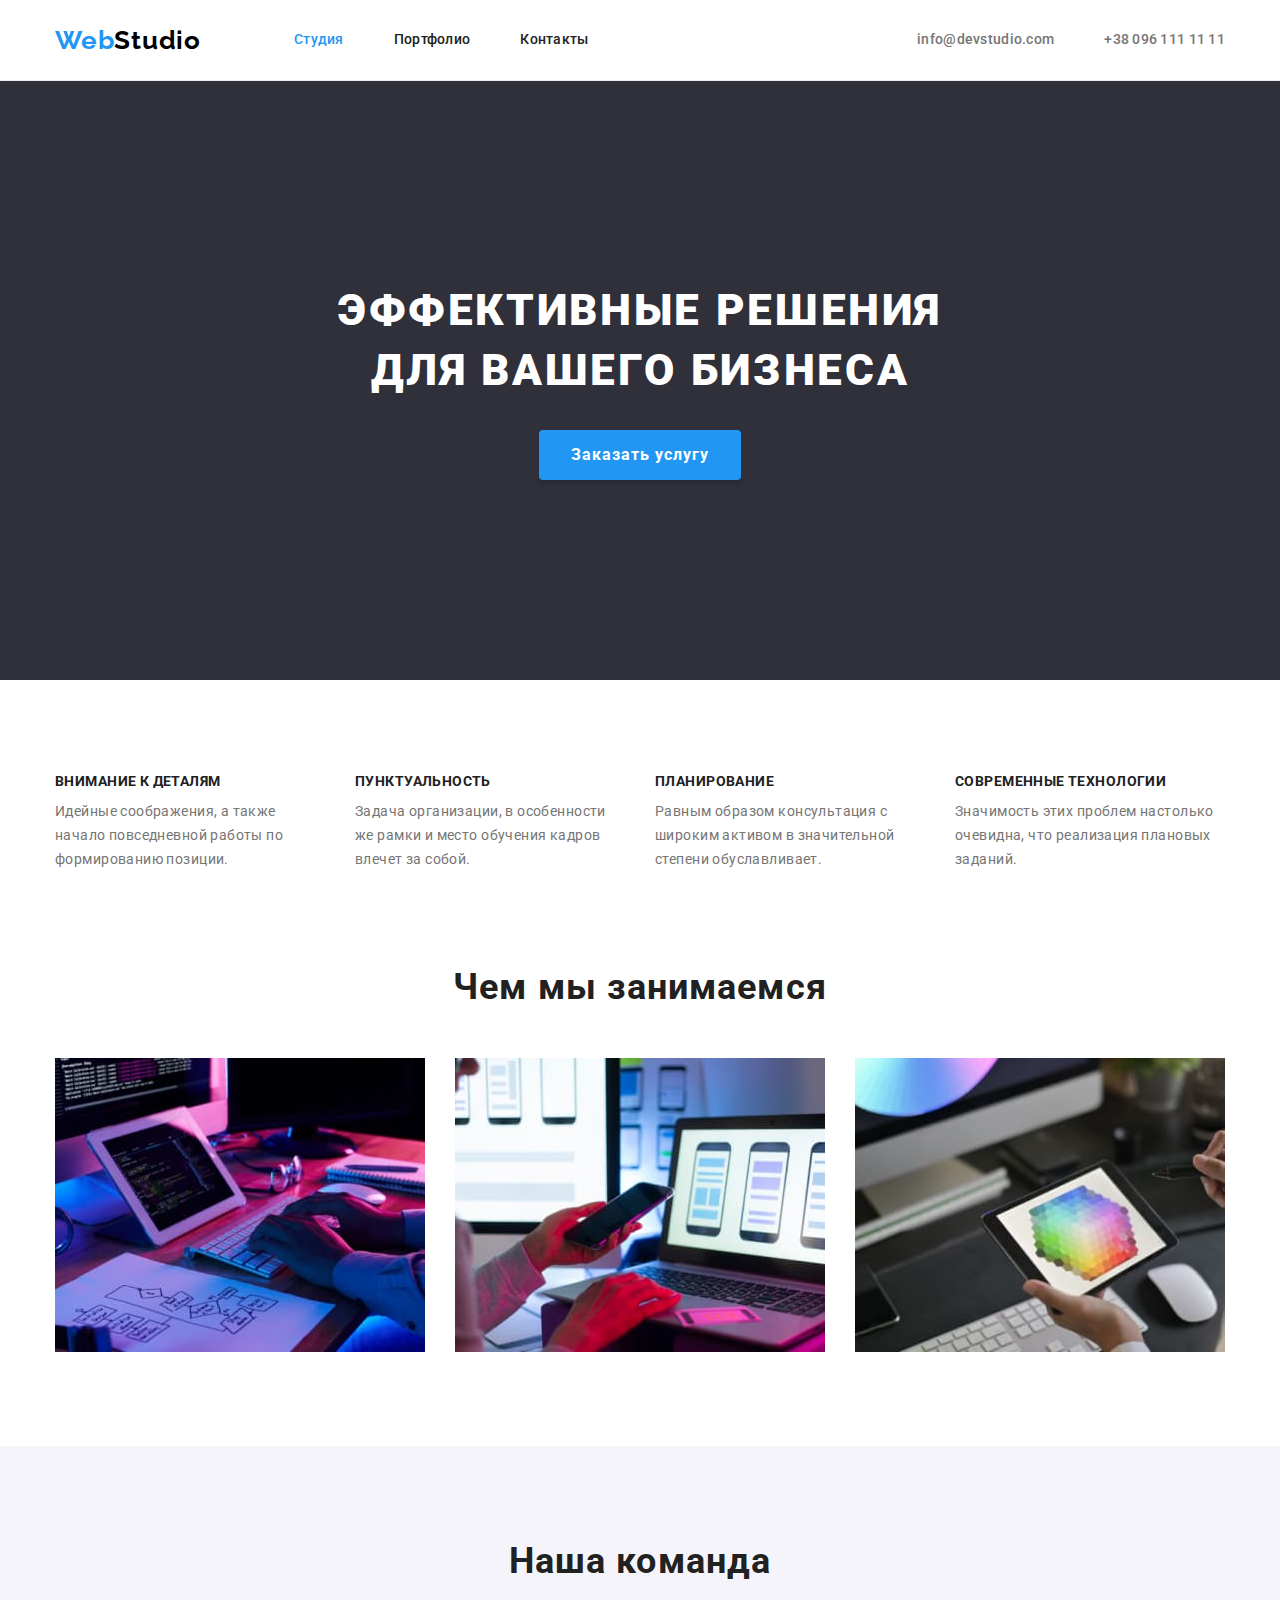
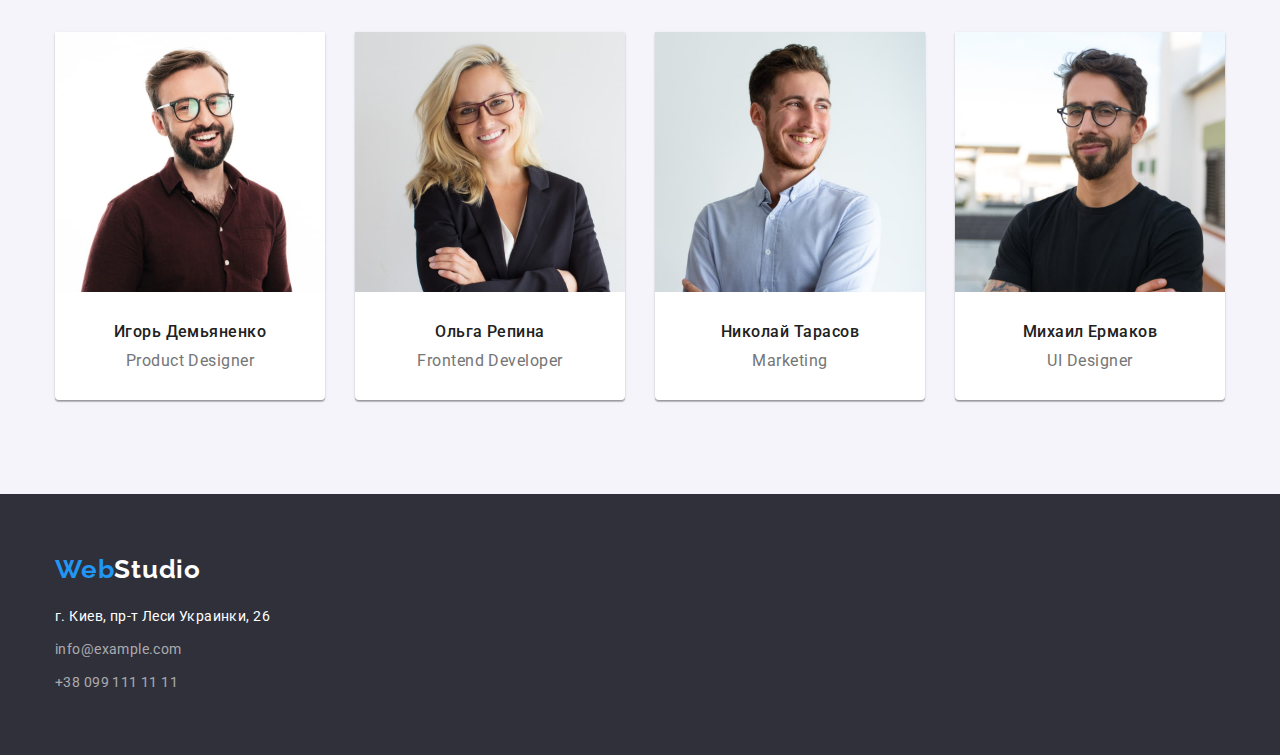
<file: index.html>
<!DOCTYPE html>
<html lang="ru">
<head>
    <meta charset="UTF-8">
    <meta http-equiv="X-UA-Compatible" content="IE=edge">
    <meta name="viewport" content="width=device-width, initial-scale=1.0">
    <link rel="preconnect" href="https://fonts.googleapis.com">
    <link rel="preconnect" href="https://fonts.gstatic.com" crossorigin>
    <link href="https://fonts.googleapis.com/css2?family=Raleway:wght@700&family=Roboto:wght@400;500;700;900&display=swap" rel="stylesheet">
    <link rel="stylesheet" href="https://cdnjs.cloudflare.com/ajax/libs/modern-normalize/1.1.0/modern-normalize.min.css">
    <link rel="stylesheet" href="./css/style.css">
    <title>Студия</title>
</head>
<body>

    <!-- Верхняя линия-->
        <header class="header">
        <div class="header-container container">
        <nav class="header-nav">
            <a href="./index.html" lang="en" class="logo link"><span>Web</span>Studio</a>
            <ul class="header-nav-list list">
                <li class="item"><a href="./index.html" class="header-nav-item current link">Студия</a></li>
                <li class="item"><a href="./portfolio.html" class="header-nav-item link">Портфолио</a></li>
                <li class="item"><a href="" class="header-nav-item link">Контакты</a></li>
            </ul>
        </nav>
        <ul class="header-contacts-list list">
            <li class="item"><a href="mailto:info@devstudio.com" class="header-contacts-item link">info@devstudio.com</a></li>
            <li class="item"><a href="tel:+380961111111" class="header-contacts-item link">+38 096 111 11 11</a></li>
        </ul>
        </div>
    </header>

    <main>
    <!--Герой-->
        <section class="hero section">
            
            <h1 class="hero-title">Эффективные решения <br/> для вашего бизнеса</h1>
            <button type="button" class="hero-btn">Заказать услугу</button>
            
        </section>

    <!--Особенности-->
        <section class="specifics section">
            <div class="container">
                <h2 class="visually-hidden">Особенности</h2>
                <ul class="specifics-list list">
                    <li class="item">
                        <h3 class="specifics-title">Внимание к деталям</h3>
                        <p class="specifics-text">Идейные соображения, а также начало повседневной работы по формированию позиции.</p>
                    </li>
                    <li class="item">
                        <h3 class="specifics-title">Пунктуальность</h3>
                        <p class="specifics-text">Задача организации, в особенности же рамки и место обучения кадров влечет за собой.
                        </p>
                    </li>
                    <li class="item">
                        <h3 class="specifics-title">Планирование</h3>
                        <p class="specifics-text">Равным образом консультация с широким активом в значительной степени обуславливает.
                        </p>
                    </li>
                    <li class="item">
                        <h3 class="specifics-title">Современные технологии</h3>
                        <p class="specifics-text">Значимость этих проблем настолько очевидна, что реализация плановых заданий.</p>
                    </li>
                </ul>
            </div>
        </section>

    <!--Чем мы занимаемся-->
        <section class="what-we-do section">
            <div class="container">
                <h2 class="secondary-title">Чем мы занимаемся</h2>
                <ul class="what-we-do-list list">
                    <li class="item">
                        <a href=""><img src="./images/img1.jpg" alt="Веб-сайты" width="370" /></a>
                    </li>
                    <li class="item">
                        <a href=""><img src="./images/img2.jpg" alt="Мобильные приложения" width="370" /></a>
                    </li>
                    <li class="item">
                        <a href=""><img src="./images/img3.jpg" alt="Дизайн" width="370" /></a>
                    </li>
                </ul>
            </div>
        </section>

    <!--Наша команда-->
        <section class="team section">
            <div class="container">
                <h2 class="secondary-title">Наша команда</h2>
                <ul class="team-list list">
                    <li class="item">
                        <img src="./images/demyanenko.jpg" alt="Игорь Демьяненко" width="270" class="team-list-photo">
                        <h3 class="team-list-title">Игорь Демьяненко</h3>
                        <p lang="en" class="team-list-text">Product Designer</p>
                    </li>
                    <li class="item">
                        <img src="./images/repina.jpg" alt="Ольга Репина" width="270">
                        <h3 class="team-list-title">Ольга Репина</h3>
                        <p lang="en" class="team-list-text">Frontend Developer</p>
                    </li>
                    <li class="item">
                        <img src="./images/tarasov.jpg" alt="Николай Тарасов" width="270">
                        <h3 class="team-list-title">Николай Тарасов</h3>
                        <p lang="en" class="team-list-text">Marketing</p>
                    </li>
                    <li class="item">
                        <img src="./images/ermakov.jpg" alt="Михаил Ермаков" width="270">
                        <h3 class="team-list-title">Михаил Ермаков</h3>
                        <p lang="en" class="team-list-text">UI Designer</p>
                    </li>
                </ul>
            </div>
        </section>
    </main>
    <!--Подвал-->
    <footer class="footer">
        <div class="container">
            <a href="./index.html" lang="en" class="logo logo-footer link"><span>Web</span>Studio</a>
        <address>
            <ul class="address-list list">
                <li class="item">
                    <p class="address">г. Киев, пр-т Леси Украинки, 26</p>
                </li>
                <li class="item"><a href="mailto:info@example.com" class="address-item link">info@example.com </a></li>
                <li class="item"><a href="tel:+380991111111" class="address-item link">+38 099 111 11 11</a></li>
            </ul>
        </address></div>

    </footer>
</body>
</html>
</file>
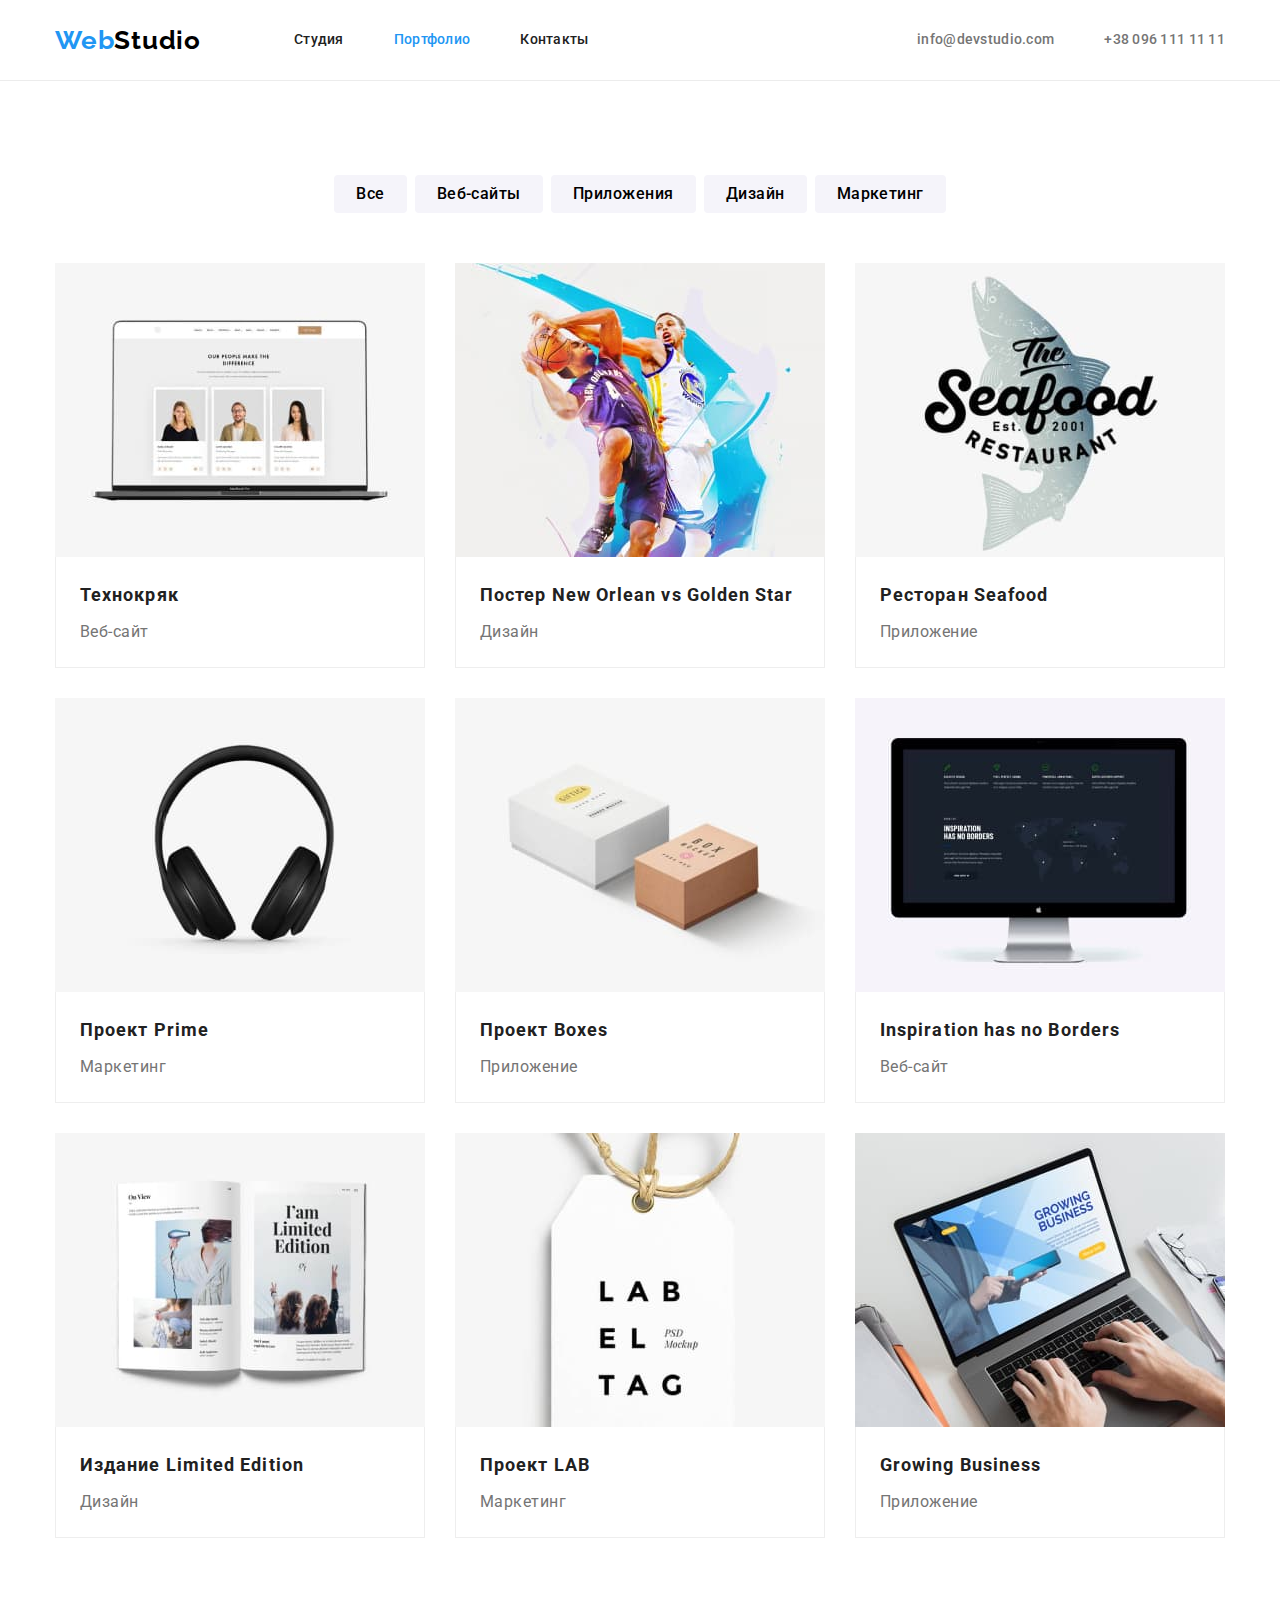
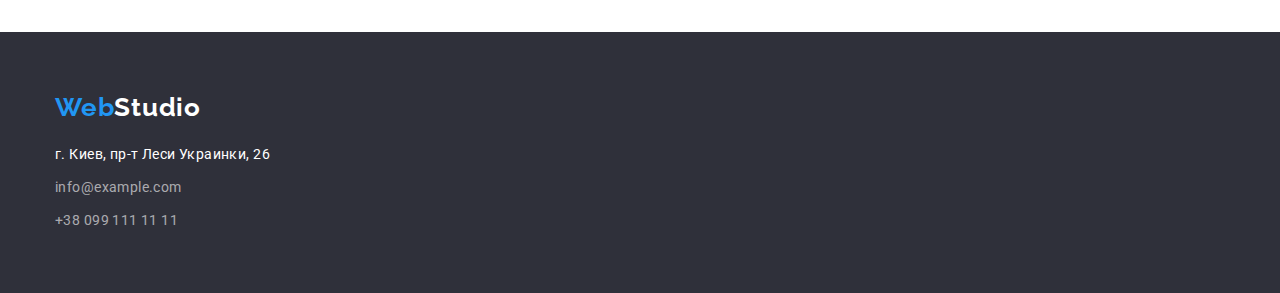
<file: portfolio.html>
<!DOCTYPE html>
<html lang="ru">

<head>
    <meta charset="UTF-8">
    <meta http-equiv="X-UA-Compatible" content="IE=edge">
    <meta name="viewport" content="width=device-width, initial-scale=1.0">
    <link rel="preconnect" href="https://fonts.googleapis.com">
    <link rel="preconnect" href="https://fonts.gstatic.com" crossorigin>
    <link href="https://fonts.googleapis.com/css2?family=Raleway:wght@700&family=Roboto:wght@400;500;700;900&display=swap"
        rel="stylesheet">
        <link rel="stylesheet" href="https://cdnjs.cloudflare.com/ajax/libs/modern-normalize/1.1.0/modern-normalize.min.css">
    <link rel="stylesheet" href="./css/style.css">
    <title>Портфолио</title>
</head>

<body>
    <!-- Верхняя линия-->
    <header class="header">
        <div class="container header-container">
            <nav class="header-nav">
                <a href="./index.html" lang="en" class="logo link"><span>Web</span>Studio</a>
                <ul class="header-nav-list list">
                    <li class="item"><a href="./index.html" class="header-nav-item  link">Студия</a></li>
                    <li class="item"><a href="./portfolio.html" class="header-nav-item link current">Портфолио</a></li>
                    <li class="item"><a href="" class="header-nav-item link">Контакты</a></li>
                </ul>
            </nav>
            <ul class="header-contacts-list list">
                <li class="item"><a href="mailto:info@devstudio.com"
                        class="header-contacts-item link">info@devstudio.com</a></li>
                <li class="item"><a href="tel:+380961111111" class="header-contacts-item link">+38 096 111 11 11</a></li>
            </ul>
        </div>
    </header>
    <main>
        <!-- Портфолио -->
        <Section class="portfolio section">
           <div class="container">
                <h1 class="visually-hidden"> Портфолио </h1>
                <!-- кнопки фильтра -->
                <ul class="portfolio-btn-list list">
                    <li class="item"><button type="button" class="portfolio-btn">Все</button></li>
                    <li class="item"><button type="button" class="portfolio-btn">Веб-сайты</button></li>
                    <li class="item"><button type="button" class="portfolio-btn">Приложения</button></li>
                    <li class="item"><button type="button" class="portfolio-btn">Дизайн</button></li>
                    <li class="item"><button type="button" class="portfolio-btn">Маркетинг</button></li>
                </ul>
                <!-- Проекты портфолио -->
                <ul class="portfolio-list list">
                    <li class="item">
                        <a href="" class="portfolio-list-link link">
                            <img src="./images/technokryak.jpg" alt="Веб-сайт компании Технокряк" width=370>
                            <div class="border">
                                <h2 class="portfolio-list-title">Технокряк</h2>
                                <p class="portfolio-list-text">Веб-сайт</p>
                            </div>
                        </a>
                    </li>
                    <li class="item">
                        <a href="" class="portfolio-list-link link">
                            <img src="./images/new-orlean.jpg" alt="Постер с двумя баскетболистами" width=370>
                            <div class="border">
                            <h2 class="portfolio-list-title">Постер <span lang="en">New Orlean vs Golden Star</span> </h2>
                            <p class="portfolio-list-text">Дизайн</p>
                            </div>
                        </a>
                    </li>
                    <li class="item">
                        <a href="" class="portfolio-list-link link">
                            <img src="./images/seafood.jpg" alt="Логотип ресторана Seafood" width=370>
                            <div class="border">
                            <h2 class="portfolio-list-title">Ресторан <span lang="en">Seafood</span> </h2>
                            <p class="portfolio-list-text">Приложение</p>
                            </div>
                        </a>
                    </li>
                    <li class="item">
                        <a href="" class="portfolio-list-link link">
                            <img src="./images/project-prime.jpg" alt="Черные наушники" width=370>
                            <div class="border">
                            <h2 class="portfolio-list-title">Проект <span lang="en">Prime</span> </h2>
                            <p class="portfolio-list-text">Маркетинг</p>
                            </div>
                        </a>
                    </li>
                    <li class="item">
                        <a href="" class="portfolio-list-link link">
                            <img src="./images/project-boxes.jpg " alt="Две коробки" width=370>
                            <div class="border">
                            <h2 class="portfolio-list-title">Проект <span lang="en">Boxes</span> </h2>
                            <p class="portfolio-list-text">Приложение</p>
                            </div>
                        </a>
                    </li>
                    <li class="item">
                        <a href="" class="portfolio-list-link link">
                            <img src="./images/inspiration-has-no-borders.jpg" alt="Веб-сайт компании Inspiration has no Borders"
                                width=370>
                            <div class="border">
                            <h2 lang="en" class="portfolio-list-title">Inspiration has no Borders</h2>
                            <p class="portfolio-list-text">Веб-сайт</p>
                            </div>
                        </a>
                    </li>
                    <li class="item">
                        <a href="" class="portfolio-list-link link">
                            <img src="./images/limited-edition.jpg" alt="Открытый журнал" width=370>
                            <div class="border">
                            <h2 class="portfolio-list-title">Издание <span lang="en">Limited Edition</span> </h2>
                            <p class="portfolio-list-text">Дизайн</p>
                            </div>
                        </a>
                    </li>
                    <li class="item">
                        <a href="" class="portfolio-list-link link">
                            <img src="./images/project-lab.jpg" alt="Картонная бирка с шнурком" width=370>
                            <div class="border">
                            <h2 class="portfolio-list-title">Проект <span lang="en">LAB</span> </h2>
                            <p class="portfolio-list-text">Маркетинг</p>
                            </div>
                        </a>
                    </li>
                    <li class="item">
                        <a href="" class="portfolio-list-link link">
                            <img src="./images/growing-business.jpg" alt="Ноутбук с открытым приложением Growing Business">
                            <div class="border">
                            <h2 lang="en" class="portfolio-list-title">Growing Business</h2>
                            <p class="portfolio-list-text">Приложение</p>
                            </div>
                        </a>
                    </li>
                
                </ul>

           </div>
        </Section>
    </main>
    <!--Подвал-->
    <footer class="footer">
        <div class="container">
            <a href="./index.html" lang="en" class="logo logo-footer link"><span>Web</span>Studio</a>
            <address>
                <ul class="address-list list">
                    <li class="item">
                        <p class="address">г. Киев, пр-т Леси Украинки, 26</p>
                    </li>
                    <li class="item"><a href="mailto:info@example.com" class="address-item link">info@example.com </a></li>
                    <li class="item"><a href="tel:+380991111111" class="address-item link">+38 099 111 11 11</a></li>
                </ul>
            </address>
        </div>
    
    </footer>
</body>

</html>
</file>
<file: css/style.css>
/* основной черный цвет шрифта #212121 */
/* серый цвет шрифта #757575 */
/* голубой цвет #2196F3 */
/* основной белый цвет #ffffff */
/* темный фон #2F303A */
/* светло-серый фон #F5F4FA */

:root {
  --primary-text-color: #212121;
  --secondary-text-color: #757575;
  --accent-color: #2196f3;
  --primary-white-color: #ffffff;
  --dark-bg-color: #2f303a;
  --lightgray-bg-color: #f5f4fa;
}
body {
  font-family: 'Roboto', sans-serif;
  color: var(--primary-text-color);
}
.list {
  list-style: none;
  padding: 0;
  margin: 0;
}
.link {
  text-decoration: none;
}
.container {
  margin-left: auto;
  margin-right: auto;
  padding-left: 15px;
  padding-right: 15px;
  width: 1200px;
}
.section {
  padding-bottom: 94px;
  padding-top: 94px;
}
img {
  display: block;
  width: 100%;
  height: auto;
}
.visually-hidden {
  position: absolute;
  clip: rect(0 0 0 0);
  width: 1px;
  height: 1px;
  margin: -1px;
}

/* Верхняя линия*/

.header {
  border-bottom: 1px solid #ececec;
}
.header-container {
  display: flex;
}
.header-nav {
  display: flex;
  align-items: center;
}
.header-nav-list {
  display: flex;
  margin-left: 93px;
}
.header-contacts-list {
  display: flex;
  margin-left: auto;
}
.header-nav-list .item:not(:last-child),
.header-contacts-list .item:not(:last-child) {
  margin-right: 50px;
}
.logo {
  color: #000000;
  font-family: 'Raleway', sans-serif;
  font-weight: 700;
  font-size: 26px;
  line-height: 1.19;
  letter-spacing: 0.03em;
}
.logo > span {
  color: var(--accent-color);
}
.header-nav-item,
.header-contacts-item {
  display: block;
  padding-top: 32px;
  padding-bottom: 32px;

  color: var(--primary-text-color);
  font-weight: 500;
  font-size: 14px;
  line-height: 1.14;
  letter-spacing: 0.02em;
}
.header-contacts-item {
  color: var(--secondary-text-color);
}
.header-nav-item:hover,
.header-nav-item:focus,
.header-contacts-item:hover,
.header-contacts-item:focus,
.header-nav-item.current {
  color: var(--accent-color);
}

/* Герой */

.hero {
  padding-top: 200px;
  padding-bottom: 200px;
  background-color: var(--dark-bg-color);
  text-align: center;
}
.hero-title {
  margin-top: 0;
  margin-bottom: 30;
  color: var(--primary-white-color);
  font-weight: 900;
  font-size: 44px;
  line-height: 1.36;
  letter-spacing: 0.06em;
  text-transform: uppercase;
}
.hero-btn {
  padding: 10px 32px;
  color: var(--primary-white-color);
  background-color: var(--accent-color);
  font-weight: 700;
  font-size: 16px;
  line-height: 1.875;
  letter-spacing: 0.06em;
  font-family: inherit;
  cursor: pointer;
  border: transparent;
  box-shadow: 0px 4px 4px rgba(0, 0, 0, 0.15);
  border-radius: 4px;
}
.hero-btn:focus,
.hero-btn:hover {
  background-color: #188ce8;
}

/* Особенности */

.specifics.section {
  padding-bottom: 0;
}
.specifics-title {
  margin-top: 0;
  margin-bottom: 10px;
  font-size: 14px;
  line-height: 1.14;
  letter-spacing: 0.03em;
  text-transform: uppercase;
}
.specifics-text {
  margin-top: 0;
  margin-bottom: 0;
  color: var(--secondary-text-color);
  font-size: 14px;
  line-height: 1.71;
  letter-spacing: 0.03em;
}
.specifics-list {
  display: flex;
}
.specifics-list .item {
  width: calc((100% - 90px) / 4);
}
.specifics-list .item:not(:last-child) {
  margin-right: 30px;
}

/* Чем мы занимаемся */
.secondary-title {
  font-size: 36px;
  line-height: 1.17;
  text-align: center;
  letter-spacing: 0.03em;
  margin-top: 0;
  margin-bottom: 50px;
}
.what-we-do-list {
  display: flex;
}
.what-we-do-list .item {
  width: calc((100% - 60px) / 3);
}
.what-we-do-list .item:not(:last-child) {
  margin-right: 30px;
}

/* наша команда */
.team {
  background-color: var(--lightgray-bg-color);
}
.team-list {
  display: flex;
}
.team-list .item {
  background-color: var(--primary-white-color);
  box-shadow: 0px 1px 3px rgba(0, 0, 0, 0.12), 0px 1px 1px rgba(0, 0, 0, 0.14),
    0px 2px 1px rgba(0, 0, 0, 0.2);
  border-radius: 0px 0px 4px 4px;
  width: calc((100% - 90px) / 4);
}
.team-list .item:not(:last-child) {
  margin-right: 30px;
}
.team-list-title,
.team-list-text {
  font-weight: 500;
  font-size: 16px;
  line-height: 1.19;
  text-align: center;
  letter-spacing: 0.03em;
}
.team-list-title {
  margin-top: 30px;
  margin-bottom: 10px;
}

.team-list-text {
  margin-top: 0;
  margin-bottom: 30px;
  font-weight: 400;
  color: var(--secondary-text-color);
}

/* Портфолио */

.portfolio-btn-list {
  display: flex;
  justify-content: center;
  margin-bottom: 50px;
}
.portfolio-btn-list .item:not(:last-child) {
  margin-right: 8px;
}
.portfolio-btn {
  background-color: var(--lightgray-bg-color);
  font-family: inherit;
  font-weight: 500;
  font-size: 16px;
  line-height: 1.62;
  letter-spacing: 0.03em;
  cursor: pointer;
  border: transparent;
  padding: 6px 22px;
  border-radius: 4px;
}
.portfolio-btn:focus,
.portfolio-btn:hover {
  background-color: var(--accent-color);
  color: var(--primary-white-color);
  box-shadow: 0px 3px 1px rgba(0, 0, 0, 0.1), 0px 1px 2px rgba(0, 0, 0, 0.08),
    0px 2px 2px rgba(0, 0, 0, 0.12);
}
.portfolio-list {
  display: flex;
  flex-wrap: wrap;
}
.portfolio-list .item {
  margin-right: 30px;
  margin-bottom: 30px;
  width: calc((100% - 60px) / 3);
  /* border: 1px solid #eeeeee; */
}
.border {
  padding: 20px 24px;
  border-right: 1px solid #eeeeee;
  border-left: 1px solid #eeeeee;
  border-bottom: 1px solid #eeeeee;
}
.portfolio-list .item:nth-child(3n) {
  margin-right: 0;
}
.portfolio-list .item:nth-last-child(-n + 3) {
  margin-bottom: 0;
}
.portfolio-list-title {
  margin-top: 0;
  margin-bottom: 4px;
  color: var(--primary-text-color);
  font-size: 18px;
  line-height: 2;
  letter-spacing: 0.06em;
}
.portfolio-list-text {
  margin-top: 0;
  margin-bottom: 0;
  color: var(--secondary-text-color);
  font-size: 16px;
  line-height: 1.875;
  letter-spacing: 0.03em;
}
/* Подвал */
.footer {
  background-color: var(--dark-bg-color);
  padding-top: 60px;
  padding-bottom: 60px;
}
.logo-footer {
  display: inline-block;
  color: var(--primary-white-color);
  margin-bottom: 20px;
}
.address-list {
  font-style: normal;
  font-size: 14px;
  line-height: 1.71;
  letter-spacing: 0.03em;
}
.address {
  margin-top: 0;
  margin-bottom: 0;
  color: var(--primary-white-color);
}
.address-item {
  color: rgba(255, 255, 255, 0.6);
}
.address-list .item:not(:last-child) {
  margin-bottom: 9px;
}
.address-item:hover,
.address-item:focus {
  color: var(--accent-color);
}
</file>
